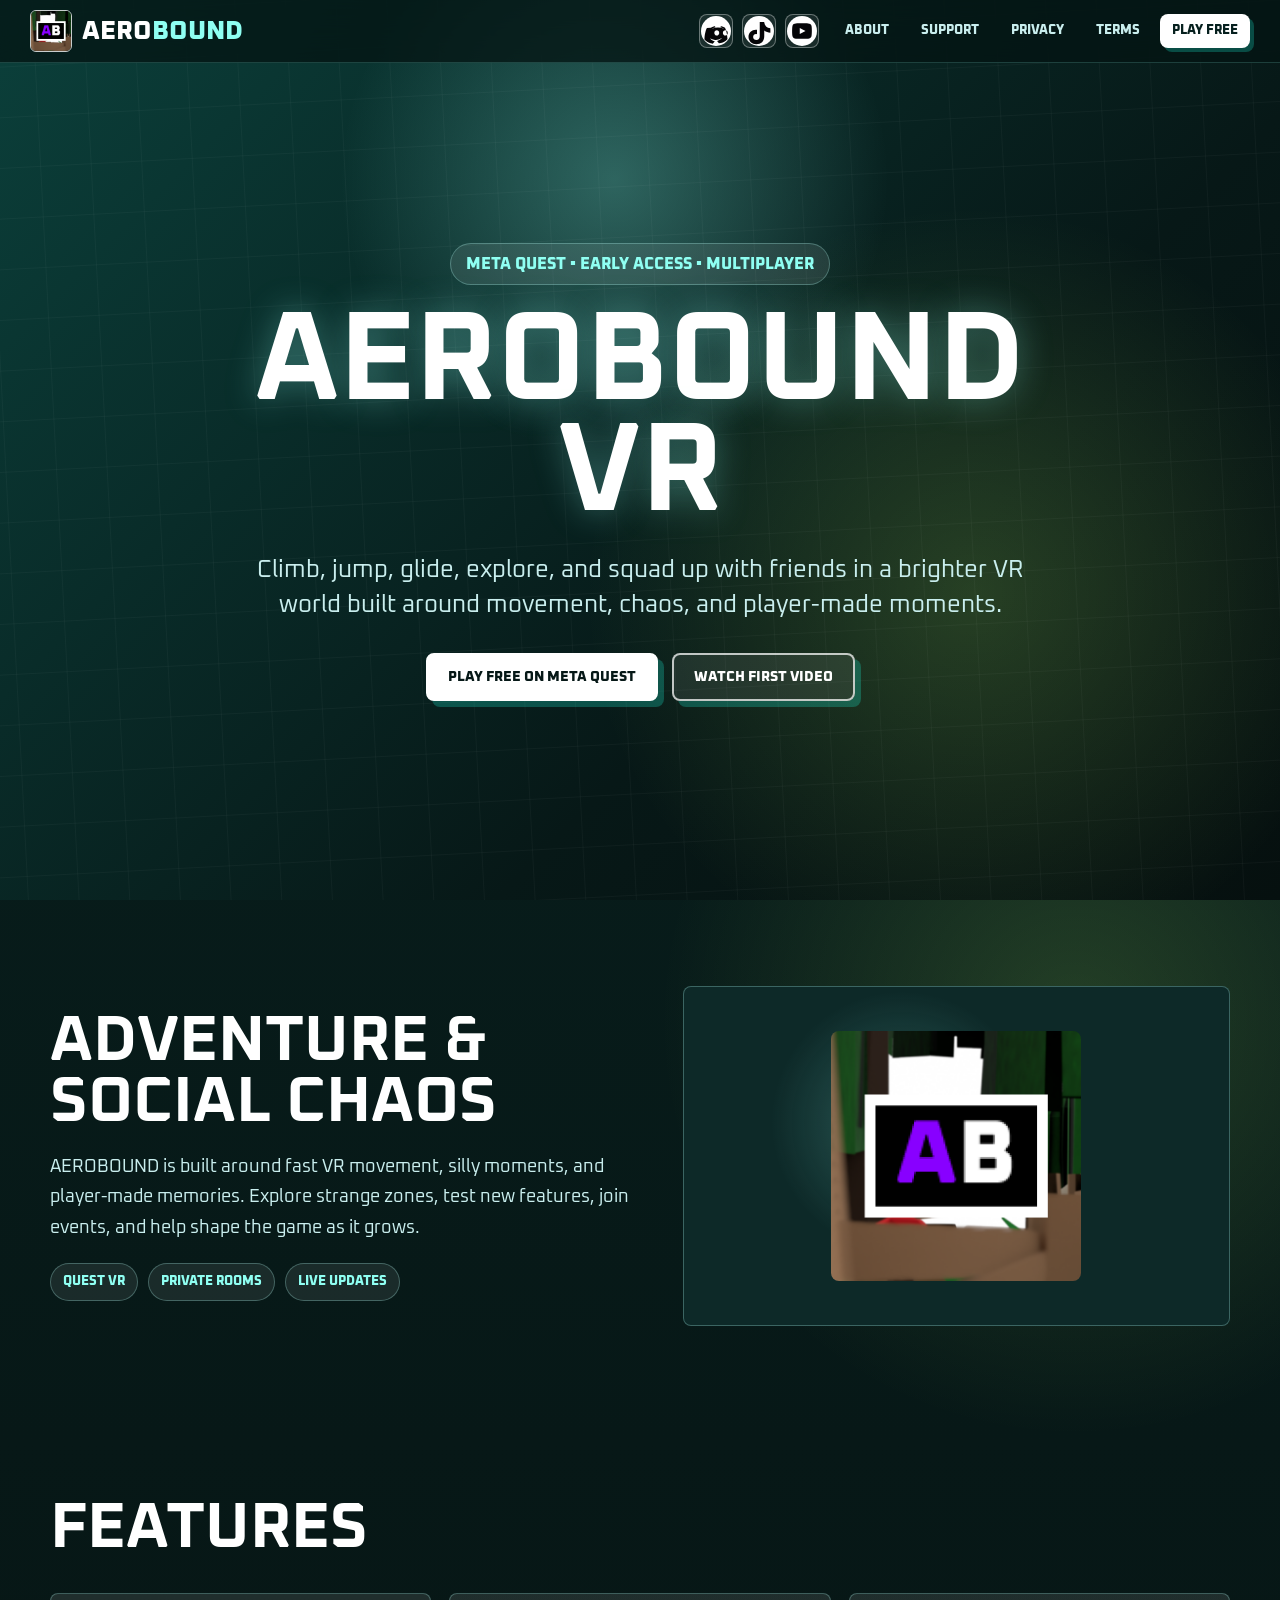
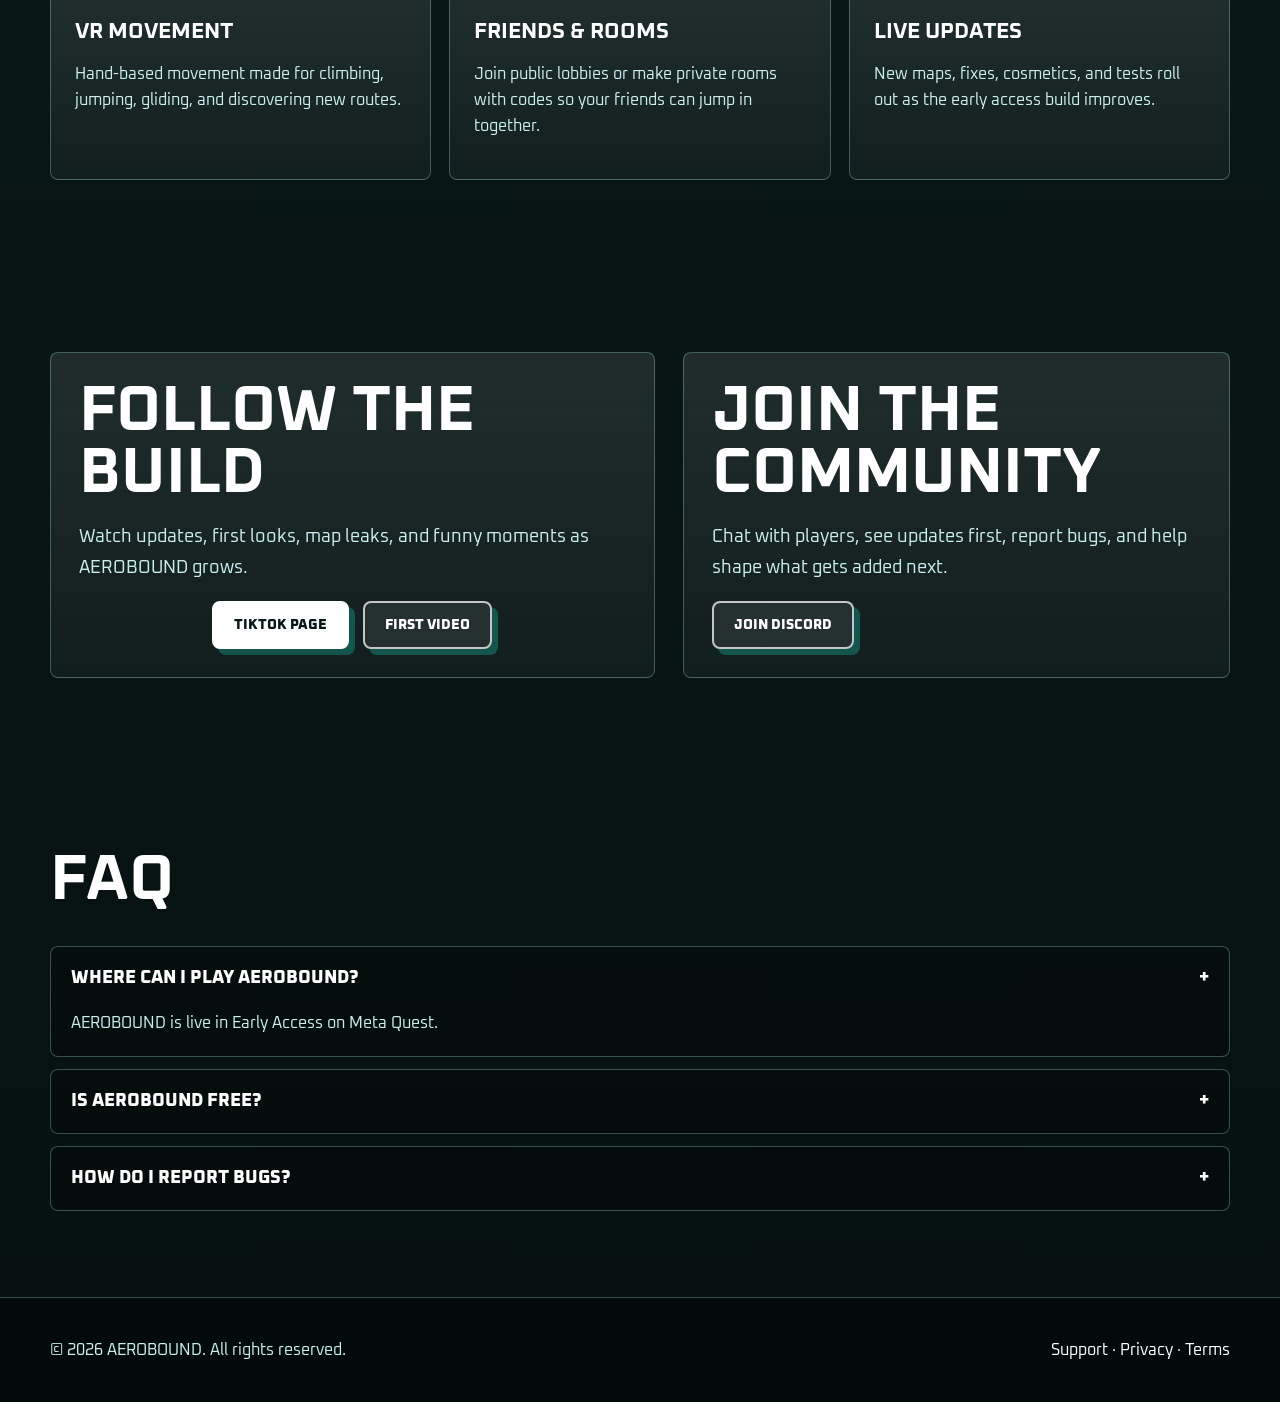
<file: index.html>
<!DOCTYPE html>
<html lang="en">
<head>
  <meta charset="utf-8">
  <title>AEROBOUND VR</title>
  <meta name="description" content="AEROBOUND is a bright early access VR movement game built for climbing, gliding, exploring, friends, and chaotic multiplayer moments.">
  <meta name="viewport" content="width=device-width, initial-scale=1">
  <meta property="og:title" content="AEROBOUND VR">
  <meta property="og:description" content="Climb, jump, glide, explore, and squad up in AEROBOUND VR Early Access.">
  <meta property="og:image" content="https://aeroboundvr.com/assets/images/og-image.png">
  <meta property="og:url" content="https://aeroboundvr.com/">
  <meta property="og:type" content="website">
  <meta name="twitter:card" content="summary_large_image">
  <meta name="theme-color" content="#8ffff2">
  <link rel="canonical" href="https://aeroboundvr.com/">
  <link rel="icon" href="/favicon.ico" sizes="any">
  <link rel="icon" type="image/png" sizes="16x16" href="/assets/favicons/favicon-16.png">
  <link rel="icon" type="image/png" sizes="32x32" href="/assets/favicons/favicon-32.png">
  <link rel="icon" type="image/png" sizes="48x48" href="/assets/favicons/favicon-48.png">
  <link rel="icon" type="image/png" sizes="192x192" href="/assets/favicons/favicon-192.png">
  <link rel="apple-touch-icon" href="/assets/favicons/apple-touch-icon.png">
  <link rel="preconnect" href="https://fonts.googleapis.com">
  <link rel="preconnect" href="https://fonts.gstatic.com" crossorigin>
  <link href="https://fonts.googleapis.com/css2?family=Oxanium:wght@300;400;500;600;700;800&display=swap" rel="stylesheet">
  <link rel="stylesheet" href="assets/css/style.css">
</head>
<body>
<header class="nav">
  <div class="nav-inner">
    <a class="brand" href="./" aria-label="AEROBOUND home">
      <img src="assets/images/logo.png" alt="AEROBOUND AB logo">
      <span>AERO<span>BOUND</span></span>
    </a>
    <div class="nav-right">
      <div class="socials">
        <a href="https://discord.com" target="_blank" rel="noopener" aria-label="Discord"><img src="assets/icons/discord.svg" alt="Discord"></a>
        <a href="https://www.tiktok.com/@aeroboundvr" target="_blank" rel="noopener" aria-label="TikTok"><img src="assets/icons/tiktok.svg" alt="TikTok"></a>
        <a href="https://www.youtube.com" target="_blank" rel="noopener" aria-label="YouTube"><img src="assets/icons/youtube.svg" alt="YouTube"></a>
      </div>
      <button class="menu-btn" data-menu>Menu</button>
      <nav class="nav-links">
        <a href="#about">About</a>
        <a href="support/">Support</a>
        <a href="privacy/">Privacy</a>
        <a href="terms/">Terms</a>
        <a class="nav-cta" href="https://www.meta.com/en-gb/experiences/aerobound-early-access/1249348378254882/?require_login=true" target="_blank" rel="noopener">Play Free</a>
      </nav>
    </div>
  </div>
</header>

<main>
  <section class="hero" id="play">
    <div class="grid"></div>
    <div class="hero-card">
      <div class="badge">Meta Quest • Early Access • Multiplayer</div>
      <h1>AEROBOUND VR</h1>
      <p class="lead">Climb, jump, glide, explore, and squad up with friends in a brighter VR world built around movement, chaos, and player-made moments.</p>
      <div class="hero-actions">
        <a class="btn" href="https://www.meta.com/en-gb/experiences/aerobound-early-access/1249348378254882/?require_login=true" target="_blank" rel="noopener">Play Free on Meta Quest</a>
        <a class="btn ghost" href="https://www.tiktok.com/@levi.tully0/video/7668940736343133461" target="_blank" rel="noopener">Watch First Video</a>
      </div>
    </div>
  </section>

  <section class="section" id="about">
    <div class="container split">
      <div>
        <h2>Adventure & Social Chaos</h2>
        <p class="copy">AEROBOUND is built around fast VR movement, silly moments, and player-made memories. Explore strange zones, test new features, join events, and help shape the game as it grows.</p>
        <div class="pill-list">
          <span class="pill">Quest VR</span>
          <span class="pill">Private Rooms</span>
          <span class="pill">Live Updates</span>
        </div>
      </div>
      <div class="logo-showcase"><img src="assets/images/logo.png" alt="AEROBOUND AB logo"></div>
    </div>
  </section>

  <section class="section">
    <div class="container">
      <h2>Features</h2>
      <div class="cards">
        <article class="card"><h3>VR Movement</h3><p>Hand-based movement made for climbing, jumping, gliding, and discovering new routes.</p></article>
        <article class="card"><h3>Friends & Rooms</h3><p>Join public lobbies or make private rooms with codes so your friends can jump in together.</p></article>
        <article class="card"><h3>Live Updates</h3><p>New maps, fixes, cosmetics, and tests roll out as the early access build improves.</p></article>
      </div>
    </div>
  </section>

  <section class="section">
    <div class="container split">
      <div class="panel">
        <h2>Follow The Build</h2>
        <p class="copy">Watch updates, first looks, map leaks, and funny moments as AEROBOUND grows.</p>
        <div class="row-actions">
          <a class="btn" href="https://www.tiktok.com/@aeroboundvr" target="_blank" rel="noopener">TikTok Page</a>
          <a class="btn ghost" href="https://www.tiktok.com/@levi.tully0/video/7668940736343133461" target="_blank" rel="noopener">First Video</a>
        </div>
      </div>
      <div class="panel">
        <h2>Join The Community</h2>
        <p class="copy">Chat with players, see updates first, report bugs, and help shape what gets added next.</p>
        <a class="btn ghost" href="https://discord.com" target="_blank" rel="noopener">Join Discord</a>
      </div>
    </div>
  </section>

  <section class="section" id="faq">
    <div class="container">
      <h2>FAQ</h2>
      <div class="faq">
        <div class="faq-item open"><button class="faq-q">Where can I play AEROBOUND? <span>+</span></button><div class="faq-a">AEROBOUND is live in Early Access on Meta Quest.</div></div>
        <div class="faq-item"><button class="faq-q">Is AEROBOUND free? <span>+</span></button><div class="faq-a">Yes, AEROBOUND is free to play during Early Access.</div></div>
        <div class="faq-item"><button class="faq-q">How do I report bugs? <span>+</span></button><div class="faq-a">Use the support page or the Discord bug-report channel.</div></div>
      </div>
    </div>
  </section>
</main>

<footer class="footer">
  <div class="footer-inner">
    <div>&copy; <span data-year></span> AEROBOUND. All rights reserved.</div>
    <div><a href="support/">Support</a> · <a href="privacy/">Privacy</a> · <a href="terms/">Terms</a></div>
  </div>
</footer>
<script src="assets/js/script.js"></script>
</body>
</html>
</file>
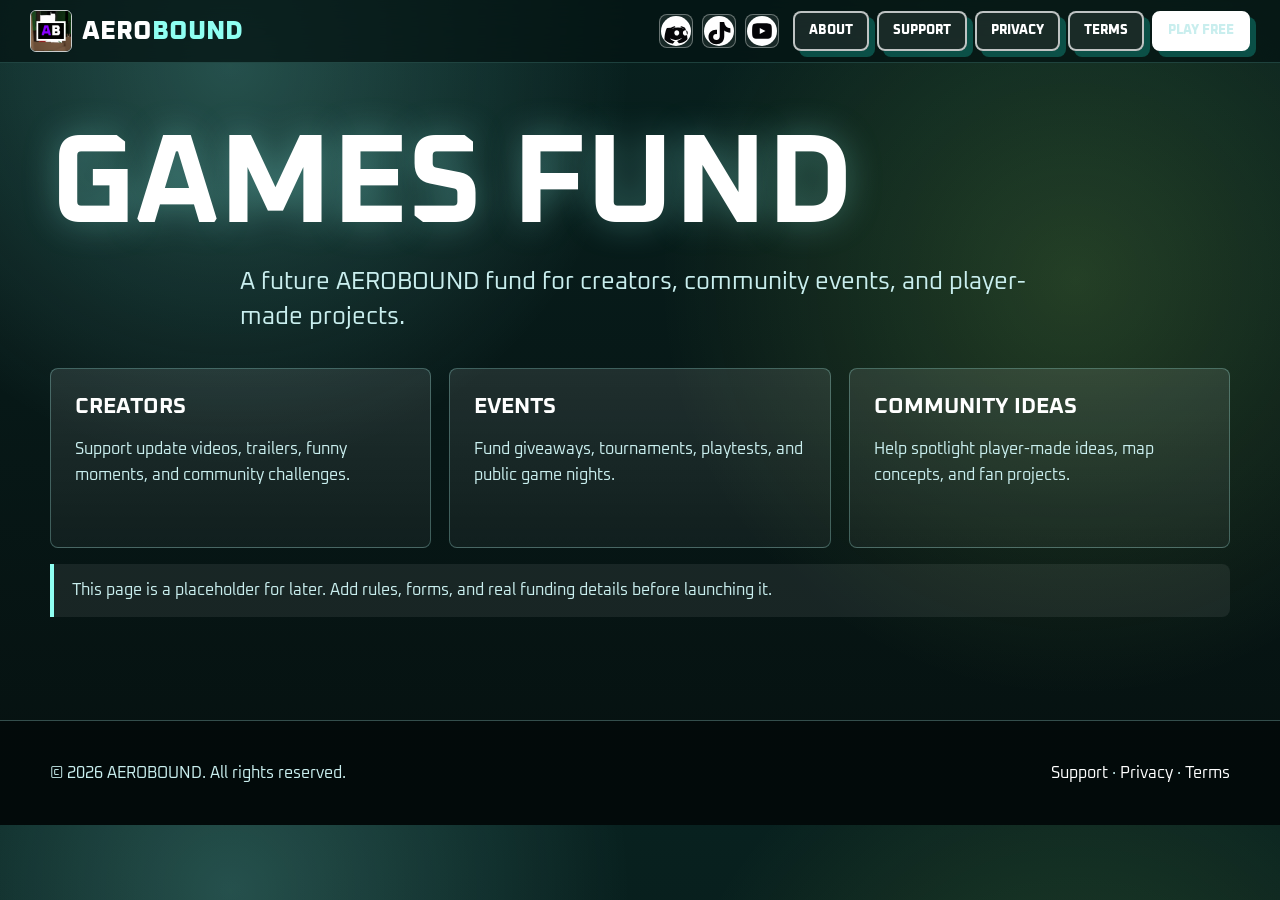
<file: games-fund/index.html>
<!DOCTYPE html><html lang="en"><head><meta charset="utf-8"><title>AEROBOUND Games Fund</title><meta name="description" content="A future AEROBOUND fund for creators, community events, and player-made projects."><meta name="viewport" content="width=device-width, initial-scale=1"><meta property="og:title" content="AEROBOUND Games Fund"><meta property="og:description" content="A future AEROBOUND fund for creators, community events, and player-made projects."><meta property="og:image" content="../assets/images/og-image.png"><meta name="theme-color" content="#050507"><link rel="icon" href="../favicon.ico"><link rel="icon" type="image/png" sizes="32x32" href="../assets/favicons/favicon-32.png"><link rel="apple-touch-icon" href="../assets/favicons/apple-touch-icon.png"><link rel="preconnect" href="https://fonts.googleapis.com"><link rel="preconnect" href="https://fonts.gstatic.com" crossorigin><link href="https://fonts.googleapis.com/css2?family=Oxanium:wght@300;400;500;600;700;800&display=swap" rel="stylesheet"><link rel="stylesheet" href="../assets/css/style.css"></head><body><header class="nav"><div class="nav-inner"><a class="brand" href="../"><img src="../assets/images/logo.png" alt="AEROBOUND AB logo"><span>AERO<span>BOUND</span></span></a><div class="nav-right"><div class="socials"><a href="https://discord.com" target="_blank"><img src="../assets/icons/discord.svg" alt="Discord"></a><a href="https://www.tiktok.com/@aeroboundvr" target="_blank"><img src="../assets/icons/tiktok.svg" alt="TikTok"></a><a href="https://www.youtube.com" target="_blank"><img src="../assets/icons/youtube.svg" alt="YouTube"></a></div><button class="menu-btn" data-menu>Menu</button><nav class="nav-links"><a class="btn small ghost" href="../#about">About</a><a class="btn small ghost" href="../support/">Support</a><a class="btn small ghost" href="../privacy/">Privacy</a><a class="btn small ghost" href="../terms/">Terms</a><a class="btn small" href="https://www.meta.com/en-gb/experiences/aerobound-early-access/1249348378254882/?require_login=true" target="_blank" rel="noopener">Play Free</a></nav></div></div></header><main class="page section"><div class="container"><h1>Games Fund</h1><p class="lead">A future AEROBOUND fund for creators, community events, and player-made projects.</p><div class="cards"><div class="card"><h3>Creators</h3><p>Support update videos, trailers, funny moments, and community challenges.</p></div><div class="card"><h3>Events</h3><p>Fund giveaways, tournaments, playtests, and public game nights.</p></div><div class="card"><h3>Community Ideas</h3><p>Help spotlight player-made ideas, map concepts, and fan projects.</p></div></div><p class="notice">This page is a placeholder for later. Add rules, forms, and real funding details before launching it.</p></div></main><footer class="footer"><div class="footer-inner"><div>© <span data-year></span> AEROBOUND. All rights reserved.</div><div><a href="../support/">Support</a> · <a href="../privacy/">Privacy</a> · <a href="../terms/">Terms</a></div></div></footer><script src="../assets/js/script.js"></script></body></html>
</file>
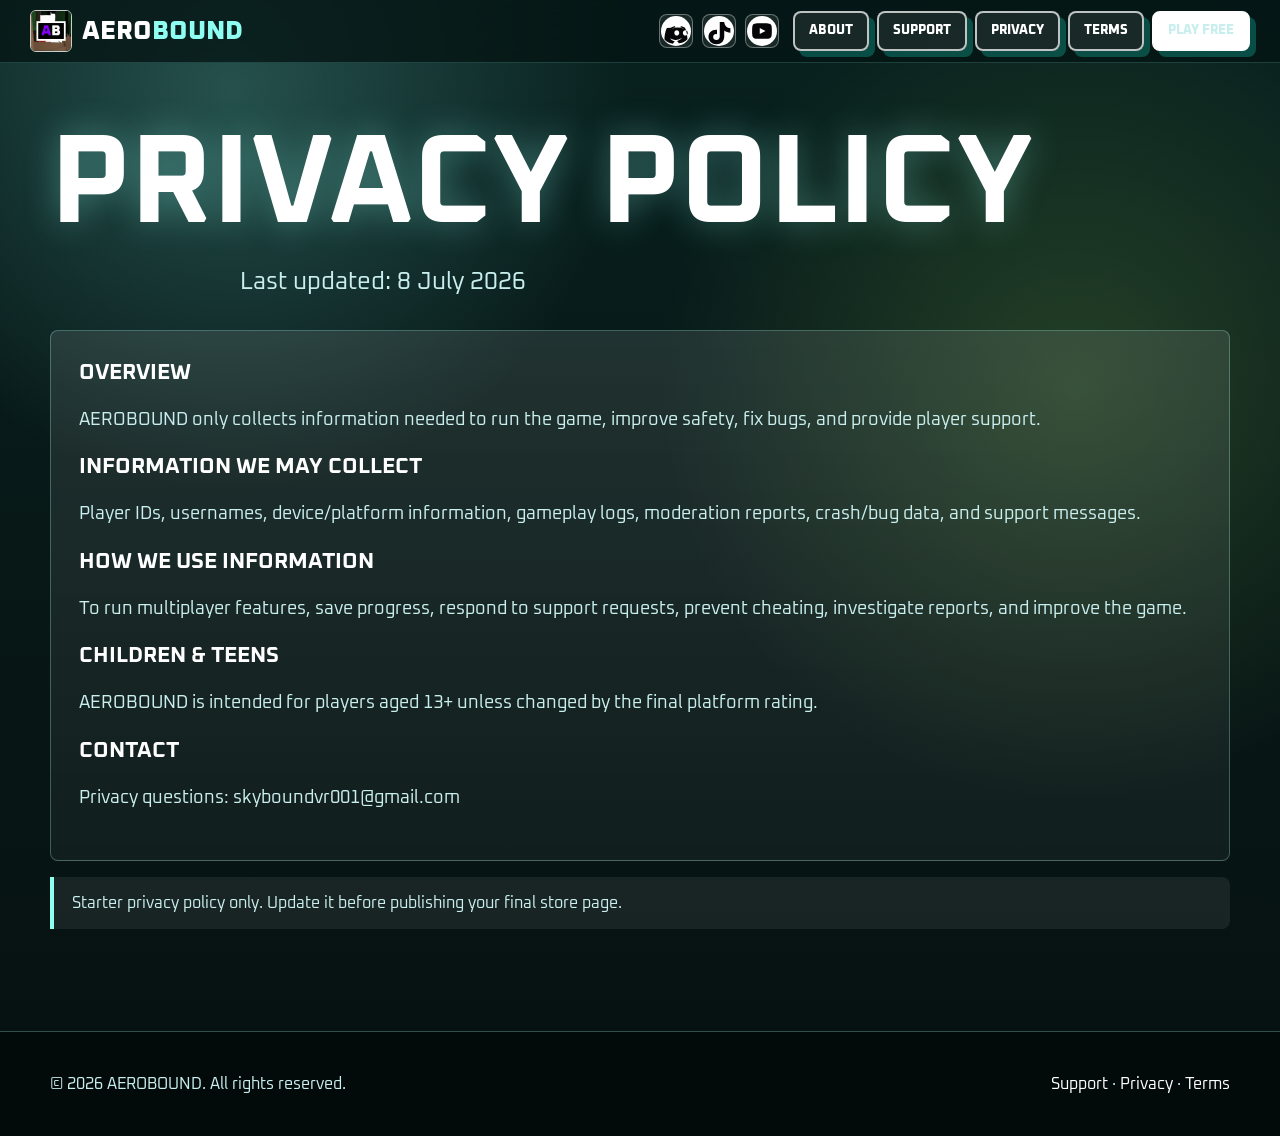
<file: privacy/index.html>
<!DOCTYPE html><html lang="en"><head><meta charset="utf-8"><title>AEROBOUND Privacy Policy</title><meta name="description" content="Last updated: 8 July 2026"><meta name="viewport" content="width=device-width, initial-scale=1"><meta property="og:title" content="AEROBOUND Privacy Policy"><meta property="og:description" content="Last updated: 8 July 2026"><meta property="og:image" content="../assets/images/og-image.png"><meta name="theme-color" content="#050507"><link rel="icon" href="../favicon.ico"><link rel="icon" type="image/png" sizes="32x32" href="../assets/favicons/favicon-32.png"><link rel="apple-touch-icon" href="../assets/favicons/apple-touch-icon.png"><link rel="preconnect" href="https://fonts.googleapis.com"><link rel="preconnect" href="https://fonts.gstatic.com" crossorigin><link href="https://fonts.googleapis.com/css2?family=Oxanium:wght@300;400;500;600;700;800&display=swap" rel="stylesheet"><link rel="stylesheet" href="../assets/css/style.css"></head><body><header class="nav"><div class="nav-inner"><a class="brand" href="../"><img src="../assets/images/logo.png" alt="AEROBOUND AB logo"><span>AERO<span>BOUND</span></span></a><div class="nav-right"><div class="socials"><a href="https://discord.com" target="_blank"><img src="../assets/icons/discord.svg" alt="Discord"></a><a href="https://www.tiktok.com/@aeroboundvr" target="_blank"><img src="../assets/icons/tiktok.svg" alt="TikTok"></a><a href="https://www.youtube.com" target="_blank"><img src="../assets/icons/youtube.svg" alt="YouTube"></a></div><button class="menu-btn" data-menu>Menu</button><nav class="nav-links"><a class="btn small ghost" href="../#about">About</a><a class="btn small ghost" href="../support/">Support</a><a class="btn small ghost" href="../privacy/">Privacy</a><a class="btn small ghost" href="../terms/">Terms</a><a class="btn small" href="https://www.meta.com/en-gb/experiences/aerobound-early-access/1249348378254882/?require_login=true" target="_blank" rel="noopener">Play Free</a></nav></div></div></header><main class="page section"><div class="container"><h1>Privacy Policy</h1><p class="lead">Last updated: 8 July 2026</p><div class="panel"><h3>Overview</h3><p class="copy">AEROBOUND only collects information needed to run the game, improve safety, fix bugs, and provide player support.</p><h3>Information We May Collect</h3><p class="copy">Player IDs, usernames, device/platform information, gameplay logs, moderation reports, crash/bug data, and support messages.</p><h3>How We Use Information</h3><p class="copy">To run multiplayer features, save progress, respond to support requests, prevent cheating, investigate reports, and improve the game.</p><h3>Children & Teens</h3><p class="copy">AEROBOUND is intended for players aged 13+ unless changed by the final platform rating.</p><h3>Contact</h3><p class="copy">Privacy questions: skyboundvr001@gmail.com</p></div><p class="notice">Starter privacy policy only. Update it before publishing your final store page.</p></div></main><footer class="footer"><div class="footer-inner"><div>© <span data-year></span> AEROBOUND. All rights reserved.</div><div><a href="../support/">Support</a> · <a href="../privacy/">Privacy</a> · <a href="../terms/">Terms</a></div></div></footer><script src="../assets/js/script.js"></script></body></html>
</file>
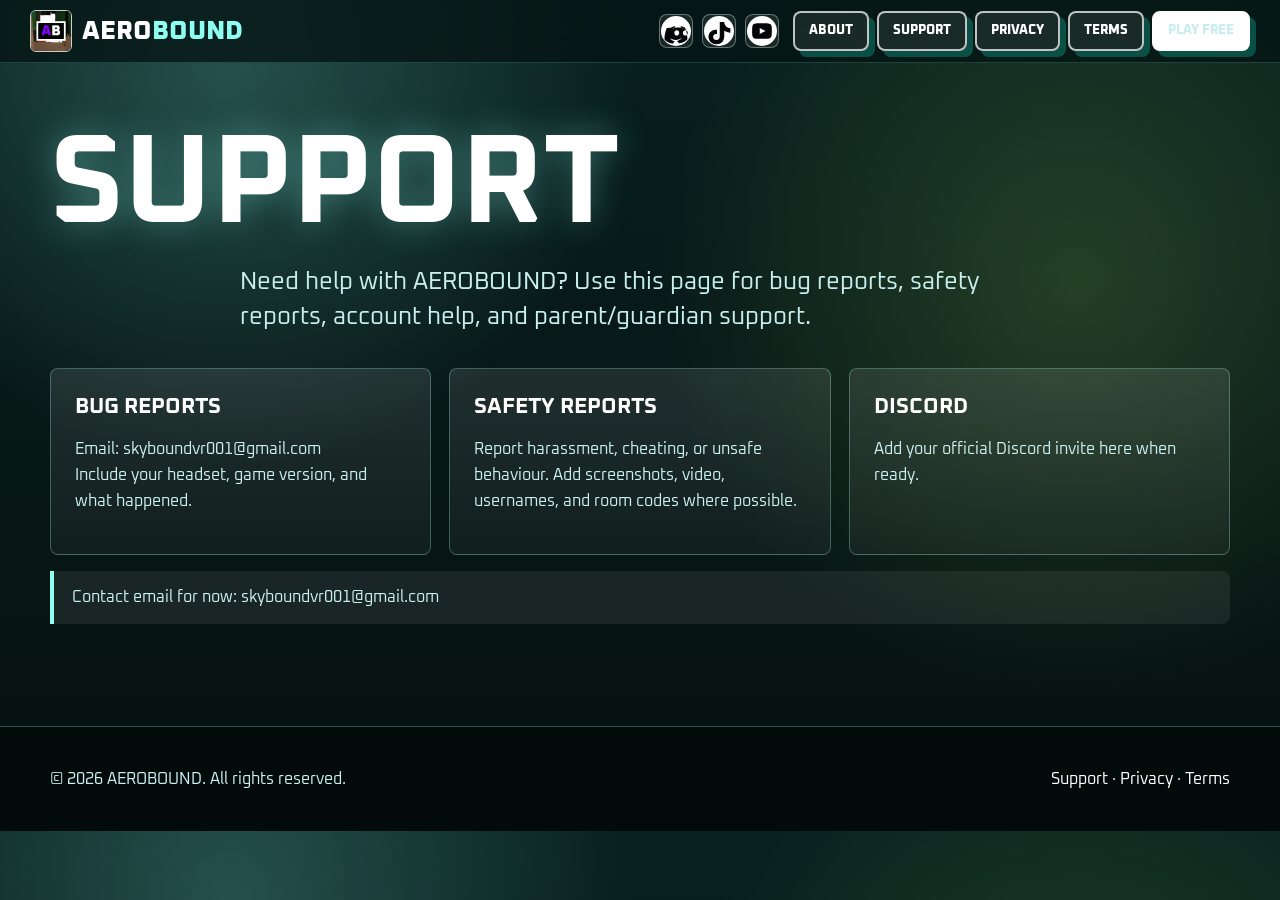
<file: support/index.html>
<!DOCTYPE html><html lang="en"><head><meta charset="utf-8"><title>AEROBOUND Support</title><meta name="description" content="Need help with AEROBOUND? Use this page for bug reports, safety reports, account help, and parent/guardian support."><meta name="viewport" content="width=device-width, initial-scale=1"><meta property="og:title" content="AEROBOUND Support"><meta property="og:description" content="Need help with AEROBOUND? Use this page for bug reports, safety reports, account help, and parent/guardian support."><meta property="og:image" content="../assets/images/og-image.png"><meta name="theme-color" content="#050507"><link rel="icon" href="../favicon.ico"><link rel="icon" type="image/png" sizes="32x32" href="../assets/favicons/favicon-32.png"><link rel="apple-touch-icon" href="../assets/favicons/apple-touch-icon.png"><link rel="preconnect" href="https://fonts.googleapis.com"><link rel="preconnect" href="https://fonts.gstatic.com" crossorigin><link href="https://fonts.googleapis.com/css2?family=Oxanium:wght@300;400;500;600;700;800&display=swap" rel="stylesheet"><link rel="stylesheet" href="../assets/css/style.css"></head><body><header class="nav"><div class="nav-inner"><a class="brand" href="../"><img src="../assets/images/logo.png" alt="AEROBOUND AB logo"><span>AERO<span>BOUND</span></span></a><div class="nav-right"><div class="socials"><a href="https://discord.com" target="_blank"><img src="../assets/icons/discord.svg" alt="Discord"></a><a href="https://www.tiktok.com/@aeroboundvr" target="_blank"><img src="../assets/icons/tiktok.svg" alt="TikTok"></a><a href="https://www.youtube.com" target="_blank"><img src="../assets/icons/youtube.svg" alt="YouTube"></a></div><button class="menu-btn" data-menu>Menu</button><nav class="nav-links"><a class="btn small ghost" href="../#about">About</a><a class="btn small ghost" href="../support/">Support</a><a class="btn small ghost" href="../privacy/">Privacy</a><a class="btn small ghost" href="../terms/">Terms</a><a class="btn small" href="https://www.meta.com/en-gb/experiences/aerobound-early-access/1249348378254882/?require_login=true" target="_blank" rel="noopener">Play Free</a></nav></div></div></header><main class="page section"><div class="container"><h1>Support</h1><p class="lead">Need help with AEROBOUND? Use this page for bug reports, safety reports, account help, and parent/guardian support.</p><div class="cards"><div class="card"><h3>Bug Reports</h3><p>Email: skyboundvr001@gmail.com<br>Include your headset, game version, and what happened.</p></div><div class="card"><h3>Safety Reports</h3><p>Report harassment, cheating, or unsafe behaviour. Add screenshots, video, usernames, and room codes where possible.</p></div><div class="card"><h3>Discord</h3><p>Add your official Discord invite here when ready.</p></div></div><p class="notice">Contact email for now: skyboundvr001@gmail.com</p></div></main><footer class="footer"><div class="footer-inner"><div>© <span data-year></span> AEROBOUND. All rights reserved.</div><div><a href="../support/">Support</a> · <a href="../privacy/">Privacy</a> · <a href="../terms/">Terms</a></div></div></footer><script src="../assets/js/script.js"></script></body></html>
</file>
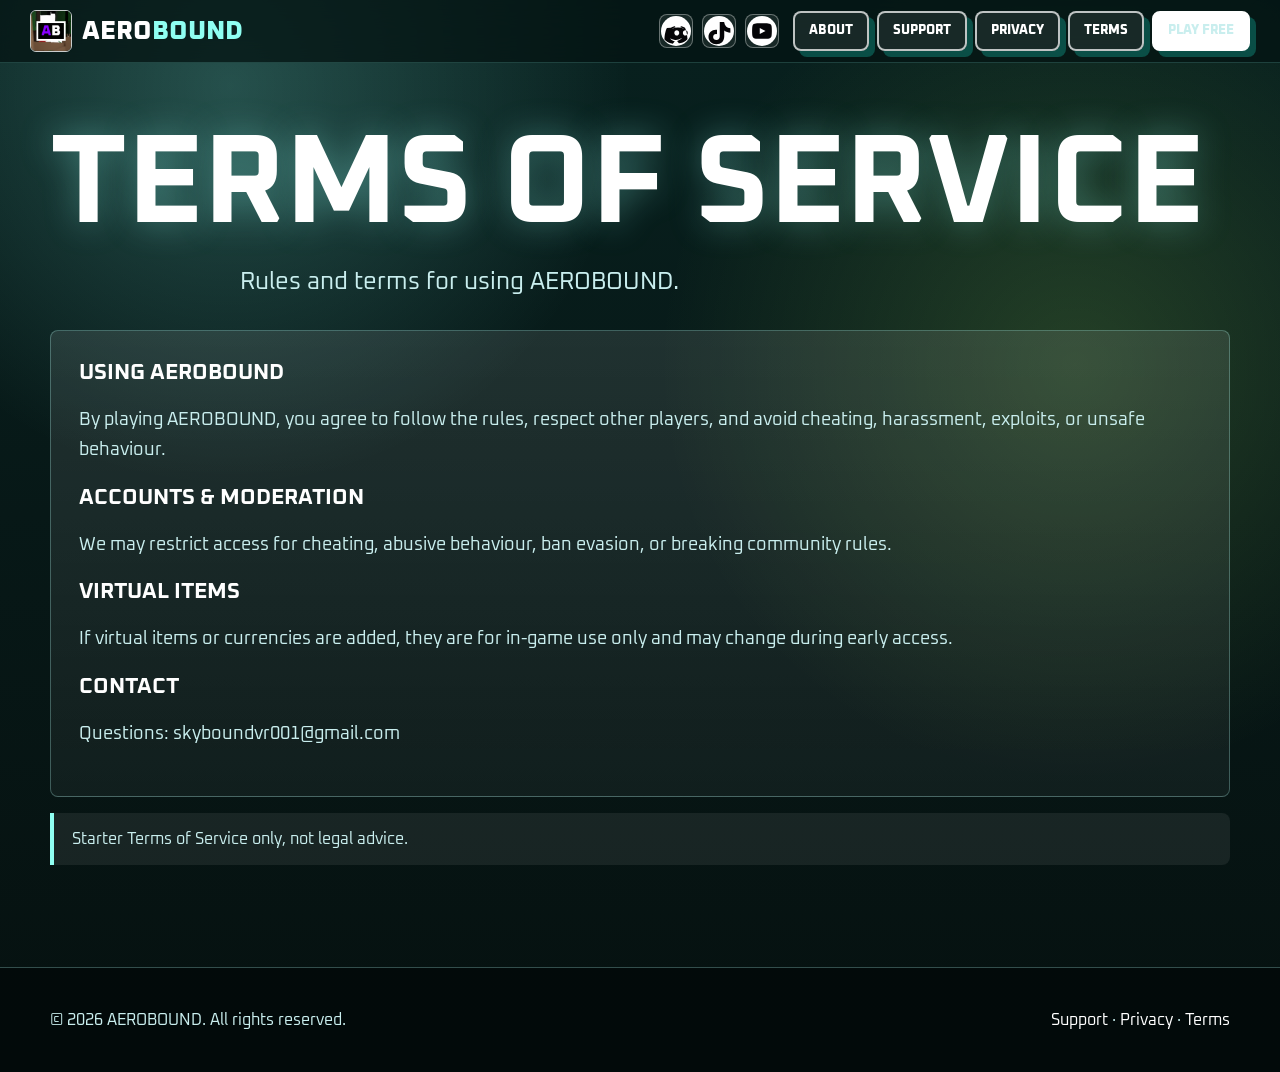
<file: terms/index.html>
<!DOCTYPE html><html lang="en"><head><meta charset="utf-8"><title>AEROBOUND Terms of Service</title><meta name="description" content="Rules and terms for using AEROBOUND."><meta name="viewport" content="width=device-width, initial-scale=1"><meta property="og:title" content="AEROBOUND Terms of Service"><meta property="og:description" content="Rules and terms for using AEROBOUND."><meta property="og:image" content="../assets/images/og-image.png"><meta name="theme-color" content="#050507"><link rel="icon" href="../favicon.ico"><link rel="icon" type="image/png" sizes="32x32" href="../assets/favicons/favicon-32.png"><link rel="apple-touch-icon" href="../assets/favicons/apple-touch-icon.png"><link rel="preconnect" href="https://fonts.googleapis.com"><link rel="preconnect" href="https://fonts.gstatic.com" crossorigin><link href="https://fonts.googleapis.com/css2?family=Oxanium:wght@300;400;500;600;700;800&display=swap" rel="stylesheet"><link rel="stylesheet" href="../assets/css/style.css"></head><body><header class="nav"><div class="nav-inner"><a class="brand" href="../"><img src="../assets/images/logo.png" alt="AEROBOUND AB logo"><span>AERO<span>BOUND</span></span></a><div class="nav-right"><div class="socials"><a href="https://discord.com" target="_blank"><img src="../assets/icons/discord.svg" alt="Discord"></a><a href="https://www.tiktok.com/@aeroboundvr" target="_blank"><img src="../assets/icons/tiktok.svg" alt="TikTok"></a><a href="https://www.youtube.com" target="_blank"><img src="../assets/icons/youtube.svg" alt="YouTube"></a></div><button class="menu-btn" data-menu>Menu</button><nav class="nav-links"><a class="btn small ghost" href="../#about">About</a><a class="btn small ghost" href="../support/">Support</a><a class="btn small ghost" href="../privacy/">Privacy</a><a class="btn small ghost" href="../terms/">Terms</a><a class="btn small" href="https://www.meta.com/en-gb/experiences/aerobound-early-access/1249348378254882/?require_login=true" target="_blank" rel="noopener">Play Free</a></nav></div></div></header><main class="page section"><div class="container"><h1>Terms of Service</h1><p class="lead">Rules and terms for using AEROBOUND.</p><div class="panel"><h3>Using AEROBOUND</h3><p class="copy">By playing AEROBOUND, you agree to follow the rules, respect other players, and avoid cheating, harassment, exploits, or unsafe behaviour.</p><h3>Accounts & Moderation</h3><p class="copy">We may restrict access for cheating, abusive behaviour, ban evasion, or breaking community rules.</p><h3>Virtual Items</h3><p class="copy">If virtual items or currencies are added, they are for in-game use only and may change during early access.</p><h3>Contact</h3><p class="copy">Questions: skyboundvr001@gmail.com</p></div><p class="notice">Starter Terms of Service only, not legal advice.</p></div></main><footer class="footer"><div class="footer-inner"><div>© <span data-year></span> AEROBOUND. All rights reserved.</div><div><a href="../support/">Support</a> · <a href="../privacy/">Privacy</a> · <a href="../terms/">Terms</a></div></div></footer><script src="../assets/js/script.js"></script></body></html>
</file>
<file: assets/css/style.css>
:root {
  --bg: #071817;
  --panel: #0d2928;
  --panel-soft: #123936;
  --text: #ffffff;
  --muted: #c9eeee;
  --line: rgba(180, 255, 248, .28);
  --accent: #8ffff2;
  --lime: #b9ff68;
  --sky: #6fdcff;
  --shadow: rgba(26, 255, 226, .24);
}

* { box-sizing: border-box; }
html { scroll-behavior: smooth; }
body {
  margin: 0;
  background:
    radial-gradient(circle at 18% 8%, rgba(143, 255, 242, .22), transparent 25rem),
    radial-gradient(circle at 84% 34%, rgba(185, 255, 104, .16), transparent 26rem),
    linear-gradient(180deg, #08211f 0%, #071817 48%, #061110 100%);
  color: var(--text);
  font-family: Oxanium, Arial, sans-serif;
  overflow-x: hidden;
}
a { color: inherit; text-decoration: none; }
img { max-width: 100%; display: block; }

.nav {
  position: fixed;
  top: 0;
  left: 0;
  right: 0;
  z-index: 50;
  background: rgba(5, 20, 19, .76);
  border-bottom: 1px solid rgba(143, 255, 242, .18);
  backdrop-filter: blur(16px);
  padding: 10px 18px;
}
.nav-inner {
  max-width: 1220px;
  margin: auto;
  display: flex;
  align-items: center;
  justify-content: space-between;
  gap: 18px;
}
.brand {
  display: flex;
  align-items: center;
  gap: 10px;
  font-weight: 800;
  font-size: 26px;
}
.brand img {
  width: 42px;
  height: 42px;
  object-fit: cover;
  border: 1px solid rgba(255, 255, 255, .78);
  border-radius: 6px;
}
.brand span span { color: var(--accent); }
.nav-right { display: flex; align-items: center; gap: 14px; }
.socials { display: flex; align-items: center; gap: 9px; }
.socials a {
  width: 34px;
  height: 34px;
  display: grid;
  place-items: center;
  border: 1px solid rgba(255, 255, 255, .35);
  border-radius: 8px;
  background: rgba(255, 255, 255, .08);
  transition: .18s;
}
.socials a:hover { transform: translateY(-2px); border-color: var(--accent); background: rgba(143, 255, 242, .16); }
.nav-links { display: flex; align-items: center; gap: 8px; }
.nav-links a {
  padding: 9px 12px;
  border-radius: 8px;
  color: var(--muted);
  font-weight: 800;
  font-size: 13px;
  text-transform: uppercase;
}
.nav-links a:hover { background: rgba(255, 255, 255, .08); color: #fff; }
.nav-links .nav-cta {
  background: #fff;
  color: #06201e;
  box-shadow: 4px 4px 0 var(--shadow);
}
.menu-btn {
  display: none;
  background: rgba(255, 255, 255, .08);
  color: #fff;
  border: 1px solid var(--line);
  border-radius: 8px;
  padding: 10px 12px;
  font-family: inherit;
  font-weight: 800;
  text-transform: uppercase;
}

.btn {
  display: inline-flex;
  align-items: center;
  justify-content: center;
  border: 2px solid #fff;
  border-radius: 8px;
  background: #fff;
  color: #061817;
  padding: 13px 20px;
  text-transform: uppercase;
  font-weight: 800;
  font-size: 14px;
  box-shadow: 6px 6px 0 var(--shadow);
  transition: .18s;
}
.btn:hover { transform: translate(-2px, -2px); box-shadow: 9px 9px 0 rgba(185, 255, 104, .32); }
.btn.ghost { background: rgba(255, 255, 255, .08); color: #fff; border-color: rgba(255, 255, 255, .72); }
.btn.small { padding: 10px 14px; font-size: 13px; }

.hero {
  min-height: 100vh;
  display: flex;
  align-items: center;
  justify-content: center;
  text-align: center;
  padding: 120px 22px 76px;
  position: relative;
  overflow: hidden;
  background:
    radial-gradient(circle at 48% 20%, rgba(143, 255, 242, .28), transparent 28%),
    radial-gradient(circle at 76% 66%, rgba(185, 255, 104, .18), transparent 34%),
    linear-gradient(135deg, #0b403b, #071817 64%, #06100f);
}
.grid {
  position: absolute;
  inset: 0;
  opacity: .14;
  background-image:
    linear-gradient(rgba(255,255,255,.24) 1px, transparent 1px),
    linear-gradient(90deg, rgba(255,255,255,.24) 1px, transparent 1px);
  background-size: 44px 44px;
  transform: rotate(-3deg) scale(1.15);
}
.hero-card { position: relative; z-index: 2; max-width: 960px; }
.badge {
  display: inline-block;
  border: 1px solid var(--line);
  border-radius: 999px;
  background: rgba(255, 255, 255, .09);
  padding: 10px 15px;
  color: var(--accent);
  font-weight: 800;
  text-transform: uppercase;
  margin-bottom: 22px;
}
h1, h2, h3 { font-family: Oxanium, monospace; text-transform: uppercase; margin: 0; }
h1 {
  font-size: clamp(52px, 10vw, 126px);
  line-height: .88;
  text-shadow: 0 0 34px rgba(143, 255, 242, .34);
}
h2 { font-size: clamp(32px, 5vw, 64px); line-height: .96; }
h3 { font-size: 22px; }
.lead {
  font-size: clamp(18px, 2vw, 24px);
  line-height: 1.45;
  color: var(--muted);
  max-width: 800px;
  margin: 24px auto 30px;
}
.hero-actions, .row-actions { display: flex; gap: 14px; justify-content: center; flex-wrap: wrap; }
.section { padding: 86px 22px; position: relative; }
.container { max-width: 1180px; margin: auto; }
.split { display: grid; grid-template-columns: 1.05fr .95fr; gap: 28px; align-items: center; }
.copy { font-size: 18px; line-height: 1.7; color: var(--muted); }
.panel, .card {
  background: linear-gradient(180deg, rgba(255,255,255,.10), rgba(255,255,255,.045));
  border: 1px solid var(--line);
  border-radius: 8px;
}
.panel { padding: 28px; }
.logo-showcase {
  min-height: 340px;
  display: grid;
  place-items: center;
  background: radial-gradient(circle at 40% 40%, rgba(143, 255, 242, .24), transparent 34%), var(--panel);
  border: 1px solid var(--line);
  border-radius: 8px;
}
.logo-showcase img { width: 250px; height: 250px; object-fit: cover; border-radius: 8px; }
.cards { display: grid; grid-template-columns: repeat(3, 1fr); gap: 18px; margin-top: 34px; }
.card { padding: 24px; min-height: 180px; }
.card p { color: var(--muted); line-height: 1.6; }
.faq { display: grid; gap: 12px; margin-top: 34px; }
.faq-item { background: rgba(0, 0, 0, .25); border: 1px solid var(--line); border-radius: 8px; overflow: hidden; }
.faq-q {
  width: 100%;
  padding: 20px;
  background: transparent;
  color: #fff;
  border: 0;
  text-align: left;
  font-family: inherit;
  text-transform: uppercase;
  font-size: 18px;
  font-weight: 800;
  cursor: pointer;
  display: flex;
  justify-content: space-between;
}
.faq-a { display: none; padding: 0 20px 20px; color: var(--muted); line-height: 1.65; }
.faq-item.open .faq-a { display: block; }
.page { padding-top: 130px; min-height: 80vh; }
.notice {
  border-left: 4px solid var(--accent);
  padding: 14px 18px;
  background: rgba(255, 255, 255, .07);
  color: var(--muted);
  line-height: 1.55;
  border-radius: 0 8px 8px 0;
}
.footer { padding: 42px 22px; border-top: 1px solid var(--line); background: rgba(3, 10, 10, .92); color: var(--muted); }
.footer-inner { max-width: 1180px; margin: auto; display: flex; justify-content: space-between; gap: 18px; flex-wrap: wrap; }
.footer a { color: #fff; }
.pill-list { display: flex; gap: 10px; flex-wrap: wrap; margin-top: 20px; }
.pill {
  border: 1px solid var(--line);
  border-radius: 999px;
  padding: 10px 12px;
  background: rgba(255, 255, 255, .08);
  color: var(--accent);
  font-weight: 800;
  text-transform: uppercase;
  font-size: 13px;
}
.mobile-only { display: none; }

@media (max-width: 980px) {
  .nav-inner { align-items: flex-start; }
  .nav-right { margin-left: auto; }
  .menu-btn { display: block; }
  .nav-links {
    display: none;
    position: absolute;
    top: 68px;
    left: 18px;
    right: 18px;
    background: rgba(5, 20, 19, .96);
    border: 1px solid var(--line);
    border-radius: 8px;
    padding: 10px;
    flex-direction: column;
    align-items: stretch;
  }
  .nav-links.open { display: flex; }
  .nav-links a { width: 100%; text-align: center; }
  .socials { display: none; }
  .split, .cards { grid-template-columns: 1fr; }
  .brand { font-size: 24px; }
  .brand img { width: 42px; height: 42px; }
  .section { padding: 70px 18px; }
  .page { padding-top: 112px; }
  .mobile-only { display: block; }
}

@media (max-width: 520px) {
  .nav { padding: 10px 14px; }
  .brand span { display: none; }
  .hero { padding-top: 104px; }
  .btn { width: 100%; }
  .hero-actions { width: 100%; }
  .logo-showcase img { width: 210px; height: 210px; }
}
</file>
